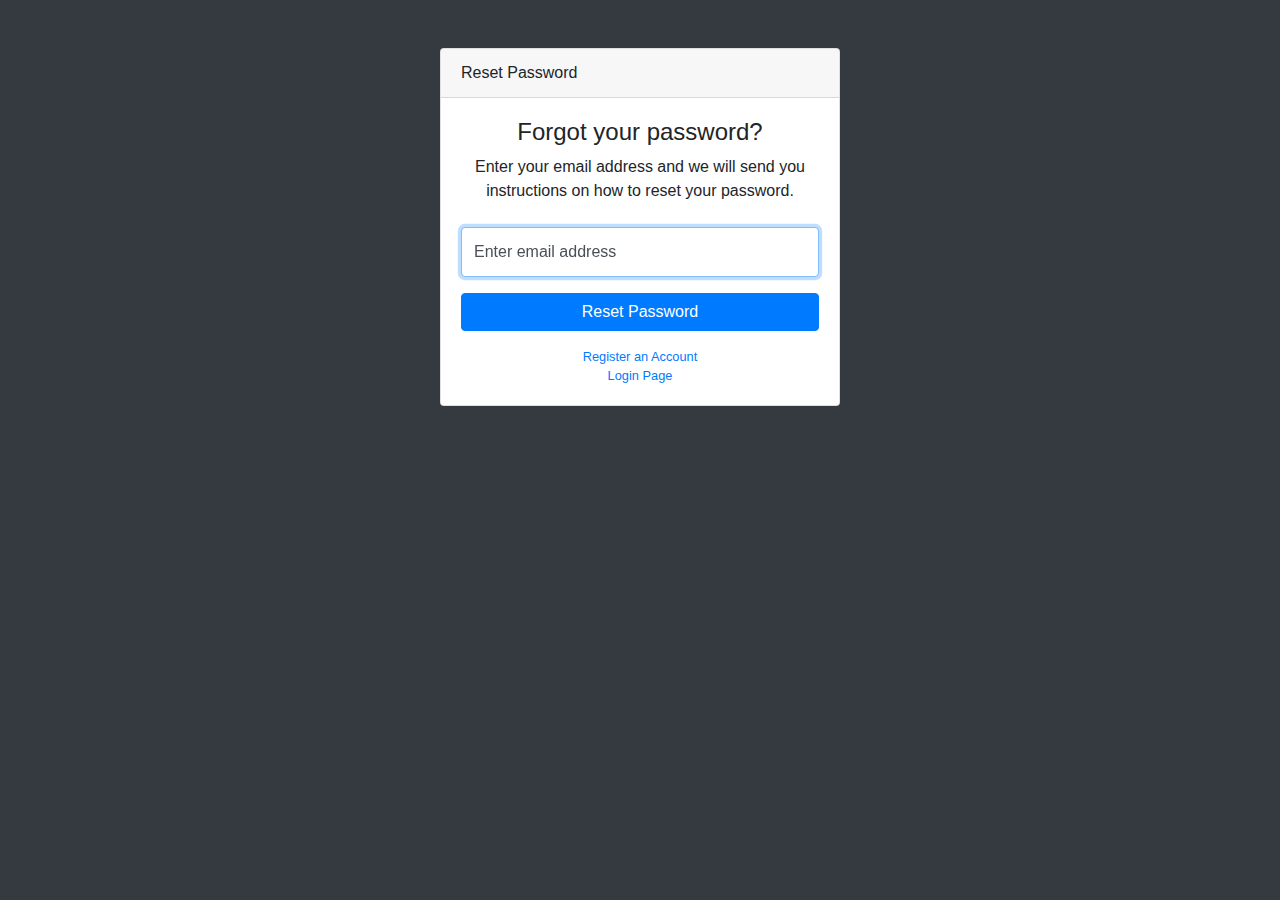
<file: src/main/resources/views/forgot-password.html>
<!DOCTYPE html>
<html lang="en" xmlns:th="http://www.w3.org/1999/xhtml">

<head>

  <meta charset="utf-8">
  <meta http-equiv="X-UA-Compatible" content="IE=edge">
  <meta name="viewport" content="width=device-width, initial-scale=1, shrink-to-fit=no">
  <meta name="description" content="">
  <meta name="author" content="">

  <title>SB Admin - Forgot Password</title>

  <link href="../static/css/all.css" rel="stylesheet" th:href="@{/css/all.css}">

</head>

<body class="bg-dark">

  <div class="container">
    <div class="card card-login mx-auto mt-5">
      <div class="card-header">Reset Password</div>
      <div class="card-body">
        <div class="text-center mb-4">
          <h4>Forgot your password?</h4>
          <p>Enter your email address and we will send you instructions on how to reset your password.</p>
        </div>
        <form>
          <div class="form-group">
            <div class="form-label-group">
              <input type="email" id="inputEmail" class="form-control" placeholder="Enter email address" required="required" autofocus="autofocus">
              <label for="inputEmail">Enter email address</label>
            </div>
          </div>
          <a class="btn btn-primary btn-block" href="index.html" th:href="@{/login}">Reset Password</a>
        </form>
        <div class="text-center">
          <a class="d-block small mt-3" href="register.html" th:href="@{/register}">Register an Account</a>
          <a class="d-block small" href="index.html" th:href="@{/login}">Login Page</a>
        </div>
      </div>
    </div>
  </div>

  <script src="https://ajax.googleapis.com/ajax/libs/jquery/3.2.1/jquery.min.js"></script>

</body>

</html>
</file>
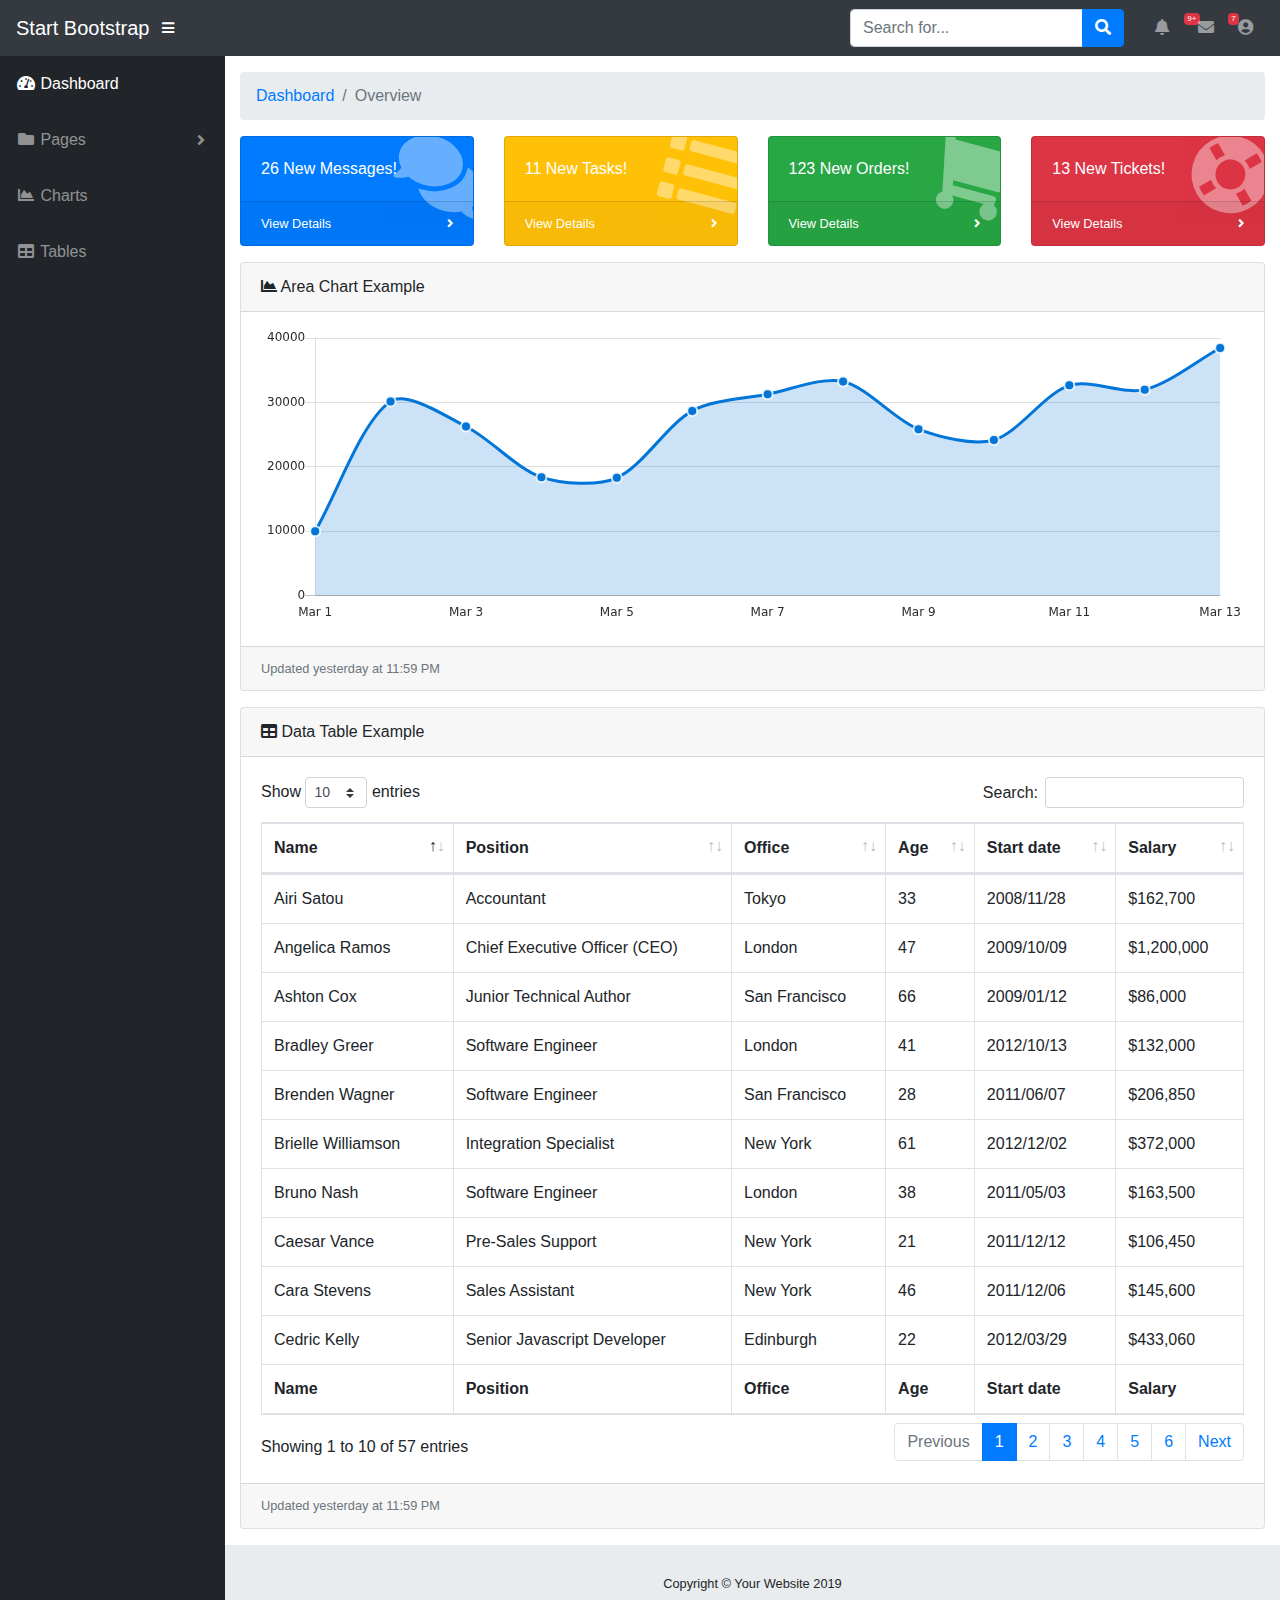
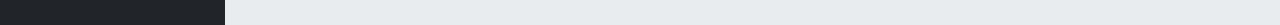
<file: src/main/resources/views/qq.html>
<!DOCTYPE html>
<html lang="en" xmlns:th="http://www.w3.org/1999/xhtml">

<head>

  <meta charset="utf-8">
  <meta http-equiv="X-UA-Compatible" content="IE=edge">
  <meta name="viewport" content="width=device-width, initial-scale=1, shrink-to-fit=no">
  <meta name="description" content="">
  <meta name="author" content="">

  <title>SB Admin - Dashboard</title>

  <!-- Custom fonts for this template-->
  <link href="../static/vendor/fontawesome-free/css/all.css" th:href="@{/vendor/fontawesome-free/css/all.css}" rel="stylesheet" type="text/css">

  <!-- Page level plugin CSS-->
  <link href="../static/vendor/datatables/dataTables.bootstrap4.css" th:href="@{/vendor/datatables/dataTables.bootstrap4.css}" rel="stylesheet">

  <!-- Custom styles for this template-->
  <link href="../static/css/all.css" th:href="@{/css/all.css}" rel="stylesheet">

</head>

<body id="page-top">

  <nav class="navbar navbar-expand navbar-dark bg-dark static-top">

    <a class="navbar-brand mr-1" href="index.html">Start Bootstrap</a>

    <button class="btn btn-link btn-sm text-white order-1 order-sm-0" id="sidebarToggle" href="#">
      <i class="fas fa-bars"></i>
    </button>

    <!-- Navbar Search -->
    <form class="d-none d-md-inline-block form-inline ml-auto mr-0 mr-md-3 my-2 my-md-0">
      <div class="input-group">
        <input type="text" class="form-control" placeholder="Search for..." aria-label="Search" aria-describedby="basic-addon2">
        <div class="input-group-append">
          <button class="btn btn-primary" type="button">
            <i class="fas fa-search"></i>
          </button>
        </div>
      </div>
    </form>

    <!-- Navbar -->
    <ul class="navbar-nav ml-auto ml-md-0">
      <li class="nav-item dropdown no-arrow mx-1">
        <a class="nav-link dropdown-toggle" href="#" id="alertsDropdown" role="button" data-toggle="dropdown" aria-haspopup="true" aria-expanded="false">
          <i class="fas fa-bell fa-fw"></i>
          <span class="badge badge-danger">9+</span>
        </a>
        <div class="dropdown-menu dropdown-menu-right" aria-labelledby="alertsDropdown">
          <a class="dropdown-item" href="#">Action</a>
          <a class="dropdown-item" href="#">Another action</a>
          <div class="dropdown-divider"></div>
          <a class="dropdown-item" href="#">Something else here</a>
        </div>
      </li>
      <li class="nav-item dropdown no-arrow mx-1">
        <a class="nav-link dropdown-toggle" href="#" id="messagesDropdown" role="button" data-toggle="dropdown" aria-haspopup="true" aria-expanded="false">
          <i class="fas fa-envelope fa-fw"></i>
          <span class="badge badge-danger">7</span>
        </a>
        <div class="dropdown-menu dropdown-menu-right" aria-labelledby="messagesDropdown">
          <a class="dropdown-item" href="#">Action</a>
          <a class="dropdown-item" href="#">Another action</a>
          <div class="dropdown-divider"></div>
          <a class="dropdown-item" href="#">Something else here</a>
        </div>
      </li>
      <li class="nav-item dropdown no-arrow">
        <a class="nav-link dropdown-toggle" href="#" id="userDropdown" role="button" data-toggle="dropdown" aria-haspopup="true" aria-expanded="false">
          <i class="fas fa-user-circle fa-fw"></i>
        </a>
        <div class="dropdown-menu dropdown-menu-right" aria-labelledby="userDropdown">
          <a class="dropdown-item" href="#">Settings</a>
          <a class="dropdown-item" href="#">Activity Log</a>
          <div class="dropdown-divider"></div>
          <a class="dropdown-item" href="#" data-toggle="modal" data-target="#logoutModal">Logout</a>
        </div>
      </li>
    </ul>

  </nav>

  <div id="wrapper">

    <!-- Sidebar -->
    <ul class="sidebar navbar-nav">
      <li class="nav-item active">
        <a class="nav-link" href="index.html">
          <i class="fas fa-fw fa-tachometer-alt"></i>
          <span>Dashboard</span>
        </a>
      </li>
      <li class="nav-item dropdown">
        <a class="nav-link dropdown-toggle" href="#" id="pagesDropdown" role="button" data-toggle="dropdown" aria-haspopup="true" aria-expanded="false">
          <i class="fas fa-fw fa-folder"></i>
          <span>Pages</span>
        </a>
        <div class="dropdown-menu" aria-labelledby="pagesDropdown">
          <h6 class="dropdown-header">Login Screens:</h6>
          <a class="dropdown-item" href="login.html">Login</a>
          <a class="dropdown-item" href="register.html">Register</a>
          <a class="dropdown-item" href="forgot-password.html">Forgot Password</a>
          <div class="dropdown-divider"></div>
          <h6 class="dropdown-header">Other Pages:</h6>
          <a class="dropdown-item" href="404.html">404 Page</a>
          <a class="dropdown-item" href="blank.html">Blank Page</a>
        </div>
      </li>
      <li class="nav-item">
        <a class="nav-link" href="charts.html">
          <i class="fas fa-fw fa-chart-area"></i>
          <span>Charts</span></a>
      </li>
      <li class="nav-item">
        <a class="nav-link" href="tables.html">
          <i class="fas fa-fw fa-table"></i>
          <span>Tables</span></a>
      </li>
    </ul>

    <div id="content-wrapper">

      <div class="container-fluid">

        <!-- Breadcrumbs-->
        <ol class="breadcrumb">
          <li class="breadcrumb-item">
            <a href="#">Dashboard</a>
          </li>
          <li class="breadcrumb-item active">Overview</li>
        </ol>

        <!-- Icon Cards-->
        <div class="row">
          <div class="col-xl-3 col-sm-6 mb-3">
            <div class="card text-white bg-primary o-hidden h-100">
              <div class="card-body">
                <div class="card-body-icon">
                  <i class="fas fa-fw fa-comments"></i>
                </div>
                <div class="mr-5">26 New Messages!</div>
              </div>
              <a class="card-footer text-white clearfix small z-1" href="#">
                <span class="float-left">View Details</span>
                <span class="float-right">
                  <i class="fas fa-angle-right"></i>
                </span>
              </a>
            </div>
          </div>
          <div class="col-xl-3 col-sm-6 mb-3">
            <div class="card text-white bg-warning o-hidden h-100">
              <div class="card-body">
                <div class="card-body-icon">
                  <i class="fas fa-fw fa-list"></i>
                </div>
                <div class="mr-5">11 New Tasks!</div>
              </div>
              <a class="card-footer text-white clearfix small z-1" href="#">
                <span class="float-left">View Details</span>
                <span class="float-right">
                  <i class="fas fa-angle-right"></i>
                </span>
              </a>
            </div>
          </div>
          <div class="col-xl-3 col-sm-6 mb-3">
            <div class="card text-white bg-success o-hidden h-100">
              <div class="card-body">
                <div class="card-body-icon">
                  <i class="fas fa-fw fa-shopping-cart"></i>
                </div>
                <div class="mr-5">123 New Orders!</div>
              </div>
              <a class="card-footer text-white clearfix small z-1" href="#">
                <span class="float-left">View Details</span>
                <span class="float-right">
                  <i class="fas fa-angle-right"></i>
                </span>
              </a>
            </div>
          </div>
          <div class="col-xl-3 col-sm-6 mb-3">
            <div class="card text-white bg-danger o-hidden h-100">
              <div class="card-body">
                <div class="card-body-icon">
                  <i class="fas fa-fw fa-life-ring"></i>
                </div>
                <div class="mr-5">13 New Tickets!</div>
              </div>
              <a class="card-footer text-white clearfix small z-1" href="#">
                <span class="float-left">View Details</span>
                <span class="float-right">
                  <i class="fas fa-angle-right"></i>
                </span>
              </a>
            </div>
          </div>
        </div>

        <!-- Area Chart Example-->
        <div class="card mb-3">
          <div class="card-header">
            <i class="fas fa-chart-area"></i>
            Area Chart Example</div>
          <div class="card-body">
            <canvas id="myAreaChart" width="100%" height="30"></canvas>
          </div>
          <div class="card-footer small text-muted">Updated yesterday at 11:59 PM</div>
        </div>

        <!-- DataTables Example -->
        <div class="card mb-3">
          <div class="card-header">
            <i class="fas fa-table"></i>
            Data Table Example</div>
          <div class="card-body">
            <div class="table-responsive">
              <table class="table table-bordered" id="dataTable" width="100%" cellspacing="0">
                <thead>
                  <tr>
                    <th>Name</th>
                    <th>Position</th>
                    <th>Office</th>
                    <th>Age</th>
                    <th>Start date</th>
                    <th>Salary</th>
                  </tr>
                </thead>
                <tfoot>
                  <tr>
                    <th>Name</th>
                    <th>Position</th>
                    <th>Office</th>
                    <th>Age</th>
                    <th>Start date</th>
                    <th>Salary</th>
                  </tr>
                </tfoot>
                <tbody>
                  <tr>
                    <td>Tiger Nixon</td>
                    <td>System Architect</td>
                    <td>Edinburgh</td>
                    <td>61</td>
                    <td>2011/04/25</td>
                    <td>$320,800</td>
                  </tr>
                  <tr>
                    <td>Garrett Winters</td>
                    <td>Accountant</td>
                    <td>Tokyo</td>
                    <td>63</td>
                    <td>2011/07/25</td>
                    <td>$170,750</td>
                  </tr>
                  <tr>
                    <td>Ashton Cox</td>
                    <td>Junior Technical Author</td>
                    <td>San Francisco</td>
                    <td>66</td>
                    <td>2009/01/12</td>
                    <td>$86,000</td>
                  </tr>
                  <tr>
                    <td>Cedric Kelly</td>
                    <td>Senior Javascript Developer</td>
                    <td>Edinburgh</td>
                    <td>22</td>
                    <td>2012/03/29</td>
                    <td>$433,060</td>
                  </tr>
                  <tr>
                    <td>Airi Satou</td>
                    <td>Accountant</td>
                    <td>Tokyo</td>
                    <td>33</td>
                    <td>2008/11/28</td>
                    <td>$162,700</td>
                  </tr>
                  <tr>
                    <td>Brielle Williamson</td>
                    <td>Integration Specialist</td>
                    <td>New York</td>
                    <td>61</td>
                    <td>2012/12/02</td>
                    <td>$372,000</td>
                  </tr>
                  <tr>
                    <td>Herrod Chandler</td>
                    <td>Sales Assistant</td>
                    <td>San Francisco</td>
                    <td>59</td>
                    <td>2012/08/06</td>
                    <td>$137,500</td>
                  </tr>
                  <tr>
                    <td>Rhona Davidson</td>
                    <td>Integration Specialist</td>
                    <td>Tokyo</td>
                    <td>55</td>
                    <td>2010/10/14</td>
                    <td>$327,900</td>
                  </tr>
                  <tr>
                    <td>Colleen Hurst</td>
                    <td>Javascript Developer</td>
                    <td>San Francisco</td>
                    <td>39</td>
                    <td>2009/09/15</td>
                    <td>$205,500</td>
                  </tr>
                  <tr>
                    <td>Sonya Frost</td>
                    <td>Software Engineer</td>
                    <td>Edinburgh</td>
                    <td>23</td>
                    <td>2008/12/13</td>
                    <td>$103,600</td>
                  </tr>
                  <tr>
                    <td>Jena Gaines</td>
                    <td>Office Manager</td>
                    <td>London</td>
                    <td>30</td>
                    <td>2008/12/19</td>
                    <td>$90,560</td>
                  </tr>
                  <tr>
                    <td>Quinn Flynn</td>
                    <td>Support Lead</td>
                    <td>Edinburgh</td>
                    <td>22</td>
                    <td>2013/03/03</td>
                    <td>$342,000</td>
                  </tr>
                  <tr>
                    <td>Charde Marshall</td>
                    <td>Regional Director</td>
                    <td>San Francisco</td>
                    <td>36</td>
                    <td>2008/10/16</td>
                    <td>$470,600</td>
                  </tr>
                  <tr>
                    <td>Haley Kennedy</td>
                    <td>Senior Marketing Designer</td>
                    <td>London</td>
                    <td>43</td>
                    <td>2012/12/18</td>
                    <td>$313,500</td>
                  </tr>
                  <tr>
                    <td>Tatyana Fitzpatrick</td>
                    <td>Regional Director</td>
                    <td>London</td>
                    <td>19</td>
                    <td>2010/03/17</td>
                    <td>$385,750</td>
                  </tr>
                  <tr>
                    <td>Michael Silva</td>
                    <td>Marketing Designer</td>
                    <td>London</td>
                    <td>66</td>
                    <td>2012/11/27</td>
                    <td>$198,500</td>
                  </tr>
                  <tr>
                    <td>Paul Byrd</td>
                    <td>Chief Financial Officer (CFO)</td>
                    <td>New York</td>
                    <td>64</td>
                    <td>2010/06/09</td>
                    <td>$725,000</td>
                  </tr>
                  <tr>
                    <td>Gloria Little</td>
                    <td>Systems Administrator</td>
                    <td>New York</td>
                    <td>59</td>
                    <td>2009/04/10</td>
                    <td>$237,500</td>
                  </tr>
                  <tr>
                    <td>Bradley Greer</td>
                    <td>Software Engineer</td>
                    <td>London</td>
                    <td>41</td>
                    <td>2012/10/13</td>
                    <td>$132,000</td>
                  </tr>
                  <tr>
                    <td>Dai Rios</td>
                    <td>Personnel Lead</td>
                    <td>Edinburgh</td>
                    <td>35</td>
                    <td>2012/09/26</td>
                    <td>$217,500</td>
                  </tr>
                  <tr>
                    <td>Jenette Caldwell</td>
                    <td>Development Lead</td>
                    <td>New York</td>
                    <td>30</td>
                    <td>2011/09/03</td>
                    <td>$345,000</td>
                  </tr>
                  <tr>
                    <td>Yuri Berry</td>
                    <td>Chief Marketing Officer (CMO)</td>
                    <td>New York</td>
                    <td>40</td>
                    <td>2009/06/25</td>
                    <td>$675,000</td>
                  </tr>
                  <tr>
                    <td>Caesar Vance</td>
                    <td>Pre-Sales Support</td>
                    <td>New York</td>
                    <td>21</td>
                    <td>2011/12/12</td>
                    <td>$106,450</td>
                  </tr>
                  <tr>
                    <td>Doris Wilder</td>
                    <td>Sales Assistant</td>
                    <td>Sidney</td>
                    <td>23</td>
                    <td>2010/09/20</td>
                    <td>$85,600</td>
                  </tr>
                  <tr>
                    <td>Angelica Ramos</td>
                    <td>Chief Executive Officer (CEO)</td>
                    <td>London</td>
                    <td>47</td>
                    <td>2009/10/09</td>
                    <td>$1,200,000</td>
                  </tr>
                  <tr>
                    <td>Gavin Joyce</td>
                    <td>Developer</td>
                    <td>Edinburgh</td>
                    <td>42</td>
                    <td>2010/12/22</td>
                    <td>$92,575</td>
                  </tr>
                  <tr>
                    <td>Jennifer Chang</td>
                    <td>Regional Director</td>
                    <td>Singapore</td>
                    <td>28</td>
                    <td>2010/11/14</td>
                    <td>$357,650</td>
                  </tr>
                  <tr>
                    <td>Brenden Wagner</td>
                    <td>Software Engineer</td>
                    <td>San Francisco</td>
                    <td>28</td>
                    <td>2011/06/07</td>
                    <td>$206,850</td>
                  </tr>
                  <tr>
                    <td>Fiona Green</td>
                    <td>Chief Operating Officer (COO)</td>
                    <td>San Francisco</td>
                    <td>48</td>
                    <td>2010/03/11</td>
                    <td>$850,000</td>
                  </tr>
                  <tr>
                    <td>Shou Itou</td>
                    <td>Regional Marketing</td>
                    <td>Tokyo</td>
                    <td>20</td>
                    <td>2011/08/14</td>
                    <td>$163,000</td>
                  </tr>
                  <tr>
                    <td>Michelle House</td>
                    <td>Integration Specialist</td>
                    <td>Sidney</td>
                    <td>37</td>
                    <td>2011/06/02</td>
                    <td>$95,400</td>
                  </tr>
                  <tr>
                    <td>Suki Burks</td>
                    <td>Developer</td>
                    <td>London</td>
                    <td>53</td>
                    <td>2009/10/22</td>
                    <td>$114,500</td>
                  </tr>
                  <tr>
                    <td>Prescott Bartlett</td>
                    <td>Technical Author</td>
                    <td>London</td>
                    <td>27</td>
                    <td>2011/05/07</td>
                    <td>$145,000</td>
                  </tr>
                  <tr>
                    <td>Gavin Cortez</td>
                    <td>Team Leader</td>
                    <td>San Francisco</td>
                    <td>22</td>
                    <td>2008/10/26</td>
                    <td>$235,500</td>
                  </tr>
                  <tr>
                    <td>Martena Mccray</td>
                    <td>Post-Sales support</td>
                    <td>Edinburgh</td>
                    <td>46</td>
                    <td>2011/03/09</td>
                    <td>$324,050</td>
                  </tr>
                  <tr>
                    <td>Unity Butler</td>
                    <td>Marketing Designer</td>
                    <td>San Francisco</td>
                    <td>47</td>
                    <td>2009/12/09</td>
                    <td>$85,675</td>
                  </tr>
                  <tr>
                    <td>Howard Hatfield</td>
                    <td>Office Manager</td>
                    <td>San Francisco</td>
                    <td>51</td>
                    <td>2008/12/16</td>
                    <td>$164,500</td>
                  </tr>
                  <tr>
                    <td>Hope Fuentes</td>
                    <td>Secretary</td>
                    <td>San Francisco</td>
                    <td>41</td>
                    <td>2010/02/12</td>
                    <td>$109,850</td>
                  </tr>
                  <tr>
                    <td>Vivian Harrell</td>
                    <td>Financial Controller</td>
                    <td>San Francisco</td>
                    <td>62</td>
                    <td>2009/02/14</td>
                    <td>$452,500</td>
                  </tr>
                  <tr>
                    <td>Timothy Mooney</td>
                    <td>Office Manager</td>
                    <td>London</td>
                    <td>37</td>
                    <td>2008/12/11</td>
                    <td>$136,200</td>
                  </tr>
                  <tr>
                    <td>Jackson Bradshaw</td>
                    <td>Director</td>
                    <td>New York</td>
                    <td>65</td>
                    <td>2008/09/26</td>
                    <td>$645,750</td>
                  </tr>
                  <tr>
                    <td>Olivia Liang</td>
                    <td>Support Engineer</td>
                    <td>Singapore</td>
                    <td>64</td>
                    <td>2011/02/03</td>
                    <td>$234,500</td>
                  </tr>
                  <tr>
                    <td>Bruno Nash</td>
                    <td>Software Engineer</td>
                    <td>London</td>
                    <td>38</td>
                    <td>2011/05/03</td>
                    <td>$163,500</td>
                  </tr>
                  <tr>
                    <td>Sakura Yamamoto</td>
                    <td>Support Engineer</td>
                    <td>Tokyo</td>
                    <td>37</td>
                    <td>2009/08/19</td>
                    <td>$139,575</td>
                  </tr>
                  <tr>
                    <td>Thor Walton</td>
                    <td>Developer</td>
                    <td>New York</td>
                    <td>61</td>
                    <td>2013/08/11</td>
                    <td>$98,540</td>
                  </tr>
                  <tr>
                    <td>Finn Camacho</td>
                    <td>Support Engineer</td>
                    <td>San Francisco</td>
                    <td>47</td>
                    <td>2009/07/07</td>
                    <td>$87,500</td>
                  </tr>
                  <tr>
                    <td>Serge Baldwin</td>
                    <td>Data Coordinator</td>
                    <td>Singapore</td>
                    <td>64</td>
                    <td>2012/04/09</td>
                    <td>$138,575</td>
                  </tr>
                  <tr>
                    <td>Zenaida Frank</td>
                    <td>Software Engineer</td>
                    <td>New York</td>
                    <td>63</td>
                    <td>2010/01/04</td>
                    <td>$125,250</td>
                  </tr>
                  <tr>
                    <td>Zorita Serrano</td>
                    <td>Software Engineer</td>
                    <td>San Francisco</td>
                    <td>56</td>
                    <td>2012/06/01</td>
                    <td>$115,000</td>
                  </tr>
                  <tr>
                    <td>Jennifer Acosta</td>
                    <td>Junior Javascript Developer</td>
                    <td>Edinburgh</td>
                    <td>43</td>
                    <td>2013/02/01</td>
                    <td>$75,650</td>
                  </tr>
                  <tr>
                    <td>Cara Stevens</td>
                    <td>Sales Assistant</td>
                    <td>New York</td>
                    <td>46</td>
                    <td>2011/12/06</td>
                    <td>$145,600</td>
                  </tr>
                  <tr>
                    <td>Hermione Butler</td>
                    <td>Regional Director</td>
                    <td>London</td>
                    <td>47</td>
                    <td>2011/03/21</td>
                    <td>$356,250</td>
                  </tr>
                  <tr>
                    <td>Lael Greer</td>
                    <td>Systems Administrator</td>
                    <td>London</td>
                    <td>21</td>
                    <td>2009/02/27</td>
                    <td>$103,500</td>
                  </tr>
                  <tr>
                    <td>Jonas Alexander</td>
                    <td>Developer</td>
                    <td>San Francisco</td>
                    <td>30</td>
                    <td>2010/07/14</td>
                    <td>$86,500</td>
                  </tr>
                  <tr>
                    <td>Shad Decker</td>
                    <td>Regional Director</td>
                    <td>Edinburgh</td>
                    <td>51</td>
                    <td>2008/11/13</td>
                    <td>$183,000</td>
                  </tr>
                  <tr>
                    <td>Michael Bruce</td>
                    <td>Javascript Developer</td>
                    <td>Singapore</td>
                    <td>29</td>
                    <td>2011/06/27</td>
                    <td>$183,000</td>
                  </tr>
                  <tr>
                    <td>Donna Snider</td>
                    <td>Customer Support</td>
                    <td>New York</td>
                    <td>27</td>
                    <td>2011/01/25</td>
                    <td>$112,000</td>
                  </tr>
                </tbody>
              </table>
            </div>
          </div>
          <div class="card-footer small text-muted">Updated yesterday at 11:59 PM</div>
        </div>

      </div>
      <!-- /.container-fluid -->

      <!-- Sticky Footer -->
      <footer class="sticky-footer">
        <div class="container my-auto">
          <div class="copyright text-center my-auto">
            <span>Copyright © Your Website 2019</span>
          </div>
        </div>
      </footer>

    </div>
    <!-- /.content-wrapper -->

  </div>
  <!-- /#wrapper -->

  <!-- Scroll to Top Button-->
  <a class="scroll-to-top rounded" href="#page-top">
    <i class="fas fa-angle-up"></i>
  </a>

  <!-- Logout Modal-->
  <div class="modal fade" id="logoutModal" tabindex="-1" role="dialog" aria-labelledby="exampleModalLabel" aria-hidden="true">
    <div class="modal-dialog" role="document">
      <div class="modal-content">
        <div class="modal-header">
          <h5 class="modal-title" id="exampleModalLabel">Ready to Leave?</h5>
          <button class="close" type="button" data-dismiss="modal" aria-label="Close">
            <span aria-hidden="true">×</span>
          </button>
        </div>
        <div class="modal-body">Select "Logout" below if you are ready to end your current session.</div>
        <div class="modal-footer">
          <button class="btn btn-secondary" type="button" data-dismiss="modal">Cancel</button>
          <a class="btn btn-primary" href="login.html">Logout</a>
        </div>
      </div>
    </div>
  </div>

  <!-- Bootstrap core JavaScript-->
  <script src="../static/vendor/jquery/jquery.js" th:src="@{/vendor/jquery/jquery.js}"></script>
  <script src="../static/vendor/bootstrap/js/bootstrap.bundle.js" th:src="@{/vendor/bootstrap/js/bootstrap.bundle.js}"></script>

  <!-- Core plugin JavaScript-->
  <script src="../static/vendor/jquery-easing/jquery.easing.js" th:src="@{/vendor/jquery-easing/jquery.easing.js}"></script>

  <!-- Page level plugin JavaScript-->
  <script src="../static/vendor/chart.js/Chart.js" th:src="@{/vendor/chart.js/Chart.js}"></script>
  <script src="../static/vendor/datatables/jquery.dataTables.js" th:src="@{/vendor/datatables/jquery.dataTables.js}"></script>
  <script src="../static/vendor/datatables/dataTables.bootstrap4.js" th:src="@{/vendor/datatables/dataTables.bootstrap4.js}"></script>

  <!-- Custom scripts for all pages-->
  <script src="../static/js/all.js" th:src="@{/js/all.js}"></script>

  <!-- Demo scripts for this page-->
  <script src="../static/js/demo/datatables-demo.js" th:src="@{/js/demo/datatables-demo.js}"></script>
  <script src="../static/js/demo/chart-area-demo.js" th:src="@{/js/demo/chart-area-demo.js}"></script>

</body>

</html>
</file>
